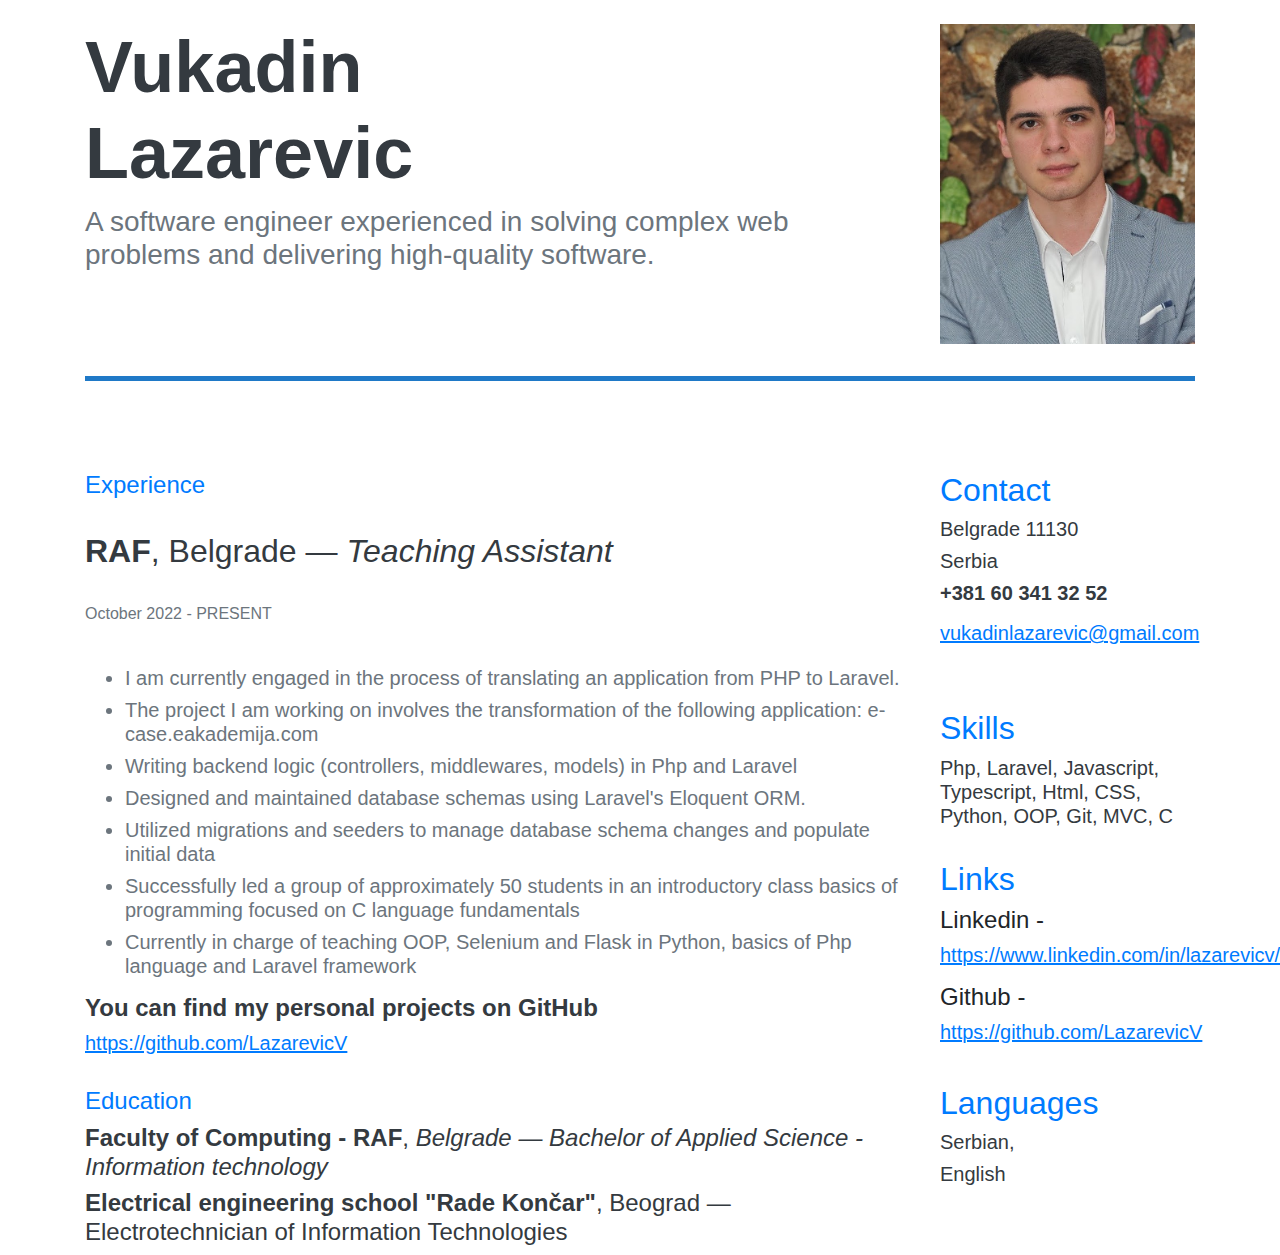
<file: 1. zadatak/index.html>
<!DOCTYPE html>
<html lang="en">
  <head>
    <meta charset="UTF-8" />
    <meta name="viewport" content="width=device-width, initial-scale=1.0" />
    <title>Vukadin Lazarevic CV 2023</title>
    <link
      rel="stylesheet"
      href="https://maxcdn.bootstrapcdn.com/bootstrap/4.5.2/css/bootstrap.min.css"
    />
    <link rel="stylesheet" href="./css/styles.css" />
  </head>
  <body>
    <!-- whole page is in this container class -->
    <div class="container">
      <!-- entry data, my first name last name, description and image -->
      <div class="row mt-4">
        <div class="col-lg-9">
          <div class="row mb-5">
            <div class="col-md-12 mb-5">
              <h1 class="text-dark display-3 font-weight-bold">
                Vukadin <br />
                Lazarevic
              </h1>
              <p class="text-secondary h3">
                A software engineer experienced in solving complex web problems
                and delivering high-quality software.
              </p>
            </div>
          </div>
        </div>
        <div class="col-lg-3">
          <img
            src="images/DEJ_5621.jpeg"
            alt="my-profile-photo"
            class="img-fluid"
          />
        </div>
      </div>

      <!-- line separator made with custom css which is in css/styles.css -->
      <div class="blue_line_separator"></div>

      <!-- section that contains experience and contact info -->
      <section class="row mt-10">
        <div class="col-lg-9">
          <div class="row">
            <div class="col-md-12 mb-4">
              <h4 class="text-primary">Experience</h4>
            </div>
            <div class="col-md-12 mb-4">
              <h2 class="text-dark">
                <strong>RAF</strong>, Belgrade — <i>Teaching Assistant</i>
              </h2>
            </div>
            <div class="col-md-12 mb-4">
              <p class="text-secondary">October 2022 - PRESENT</p>
            </div>
            <div class="col-md-12">
              <ul class="">
                <li class="mb-2 text-secondary h5">
                  I am currently engaged in the process of translating an
                  application from PHP to Laravel.
                </li>
                <li class="mb-2 text-secondary h5">
                  The project I am working on involves the transformation of the
                  following application: e-case.eakademija.com
                </li>
                <li class="mb-2 text-secondary h5">
                  Writing backend logic (controllers, middlewares, models) in
                  Php and Laravel
                </li>
                <li class="mb-2 text-secondary h5">
                  Designed and maintained database schemas using Laravel's
                  Eloquent ORM.
                </li>
                <li class="mb-2 text-secondary h5">
                  Utilized migrations and seeders to manage database schema
                  changes and populate initial data
                </li>
                <li class="mb-2 text-secondary h5">
                  Successfully led a group of approximately 50 students in an
                  introductory class basics of programming focused on C language
                  fundamentals
                </li>
                <li class="mb-2 text-secondary h5">
                  Currently in charge of teaching OOP, Selenium and Flask in
                  Python, basics of Php language and Laravel framework
                </li>
              </ul>
            </div>
          </div>
          <div class="container">
            <div class="row">
              <h4 class="text-dark">
                <strong>You can find my personal projects on GitHub</strong>
              </h4>
            </div>
            <div class="row">
              <h5>
                <a class="underlined-link" href="https://github.com/LazarevicV"
                  >https://github.com/LazarevicV</a
                >
              </h5>
            </div>
          </div>
          <div class="row mt-10">
            <div class="col-md-12 mt-4">
              <h4 class="text-primary">Education</h4>
              <h4 class="text-dark">
                <strong>Faculty of Computing - RAF</strong>,
                <i
                  >Belgrade — Bachelor of Applied Science - Information
                  technology</i
                >
              </h4>
              <h4 class="text-dark">
                <strong>Electrical engineering school "Rade Končar"</strong>,
                Beograd —Electrotechnician of Information Technologies
              </h4>
            </div>
          </div>
        </div>
        <div class="col-lg-3">
          <div class="row">
            <!-- contact information -->
            <div class="col-md-12 mb-5">
              <h2 class="text-primary">Contact</h2>
              <h5 class="text-dark">Belgrade 11130</h5>
              <h5 class="text-dark">Serbia</h5>
              <h5 class="text-dark font-weight-bold mb-3">+381 60 341 32 52</h5>
              <h5 class="mb-3">
                <a
                  class="underlined-link"
                  href="mailto:vukadinlazarevic@gmail.com"
                  >vukadinlazarevic@gmail.com</a
                >
              </h5>
            </div>
            <div class="col-md-12 mb-4">
              <h2 class="text-primary">Skills</h2>
              <h5 class="text-dark">
                Php, Laravel, Javascript, Typescript, Html, CSS, Python, OOP,
                Git, MVC, C
              </h5>
            </div>
            <!-- linkovi ka github i linkedin profilu -->
            <div class="col-md-12 mb-4">
              <h2 class="text-primary">Links</h2>
              <h4>Linkedin -</h4>
              <h5 class="mb-3">
                <a
                  class="underlined-link"
                  href="
                  https://www.linkedin.com/in/lazarevicv/"
                  >https://www.linkedin.com/in/lazarevicv/</a
                >
              </h5>
              <h4>Github -</h4>
              <h5 class="mb-3">
                <a
                  class="underlined-link"
                  href="
                  https://github.com/LazarevicV"
                  >https://github.com/LazarevicV</a
                >
              </h5>
            </div>
            <!-- jezici -->
            <div class="col-md-12 mb-4">
              <h2 class="text-primary">Languages</h2>
              <h5 class="text-dark">Serbian,</h5>
              <h5 class="text-dark">English</h5>
            </div>
          </div>
        </div>
      </section>
    </div>

    <script src="https://code.jquery.com/jquery-3.5.1.slim.min.js"></script>
    <script src="https://cdn.jsdelivr.net/npm/@popperjs/core@2.9.3/dist/umd/popper.min.js"></script>
    <script src="https://maxcdn.bootstrapcdn.com/bootstrap/4.5.2/js/bootstrap.min.js"></script>
  </body>
</html>
</file>
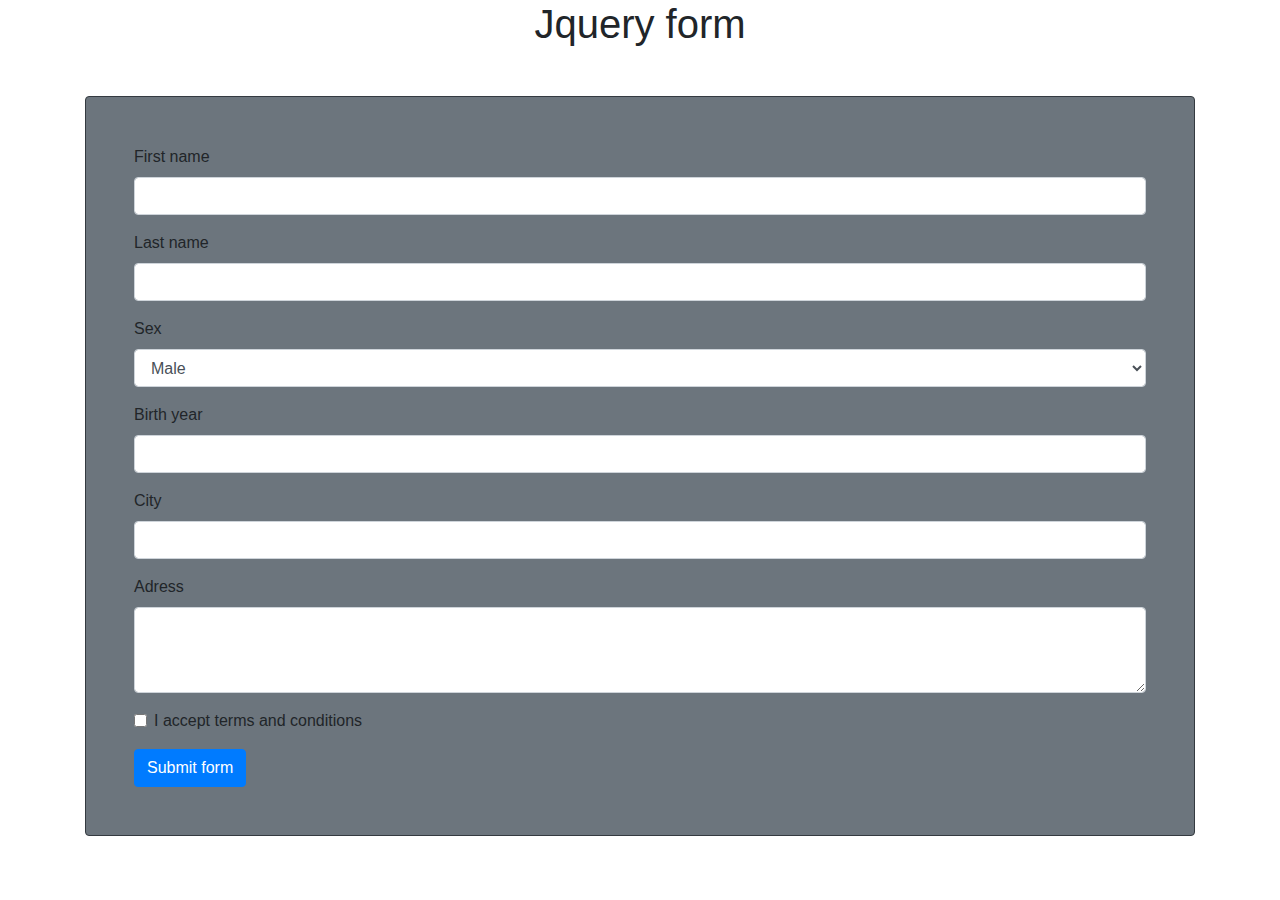
<file: 2. zadatak/index.html>
<!DOCTYPE html>
<html lang="en">
  <head>
    <meta charset="UTF-8" />
    <meta name="viewport" content="width=device-width, initial-scale=1.0" />
    <title>Jquery form</title>
    <link
      rel="stylesheet"
      href="https://stackpath.bootstrapcdn.com/bootstrap/4.5.2/css/bootstrap.min.css"
    />
  </head>
  <body>
    <h1 class="text-center">Jquery form</h1>
    <div class="container mt-5">
      <form
        class="border border-dark bg-secondary p-5 rounded needs-validation"
        method="POST"
        id="forma"
      >
        <div class="form-group">
          <label for="ime">First name</label>
          <input type="text" class="form-control" id="ime" name="ime" />
          <span style="color: red" id="imeGreska"></span>
        </div>
        <div class="form-group">
          <label for="prezime">Last name</label>
          <input type="text" class="form-control" id="prezime" name="prezime" />
          <span style="color: red" id="prezimeGreska"></span>
        </div>
        <div class="form-group">
          <label for="pol">Sex</label>
          <select class="form-control" id="pol" name="pol">
            <option value="muski">Male</option>
            <option value="zenski">Female</option>
            <option value="drugo">Other</option>
          </select>
          <span style="color: red" id="polGreska"></span>
        </div>
        <div class="form-group">
          <label for="godinaRodjenja">Birth year</label>
          <input
            type="number"
            class="form-control"
            id="godinaRodjenja"
            name="godinaRodjenja"
          />
          <span style="color: red" id="godinaRodjenjaGreska"></span>
        </div>
        <div class="form-group">
          <label for="grad">City</label>
          <input type="text" class="form-control" id="grad" name="grad" />
          <span style="color: red" id="gradGreska"></span>
        </div>
        <div class="form-group">
          <label for="adresa">Adress</label>
          <textarea
            class="form-control"
            id="adresa"
            name="adresa"
            rows="3"
          ></textarea>
          <span style="color: red" id="adresaGreska"></span>
        </div>

        <div class="form-group">
          <div class="form-check">
            <input
              type="checkbox"
              class="form-check-input"
              id="prihvati"
              name="prihvati"
            />
            <label class="form-check-label" for="prihvati"
              >I accept terms and conditions</label
            >
            <span style="color: red" id="prihvatiGreska"></span>
          </div>
        </div>
        <button id="posalji" class="btn btn-primary">Submit form</button>
      </form>
      <h2 id="poruka"></h2>
      <h5 id="podaci"></h5>

      <div id="successForm"></div>
    </div>

    <script src="https://code.jquery.com/jquery-3.5.1.min.js"></script>
    <script src="https://cdn.jsdelivr.net/npm/@popperjs/core@2.5.4/dist/umd/popper.min.js"></script>
    <script src="https://stackpath.bootstrapcdn.com/bootstrap/4.5.2/js/bootstrap.min.js"></script>
    <script src="js/main.js"></script>
    <script src="js/validation.js"></script>
  </body>
</html>
</file>
<file: 1. zadatak/css/styles.css>
.blue_line_separator {
    border-bottom: 5px solid #1f79c7;
    width: 100%;
    margin-bottom: 10vh;
}

.underlined-link {
    text-decoration: underline;
}


@media only screen and (max-width: 992px) {
    .blue_line_separator {
        margin-top: 5vh;
    }
}
</file>
